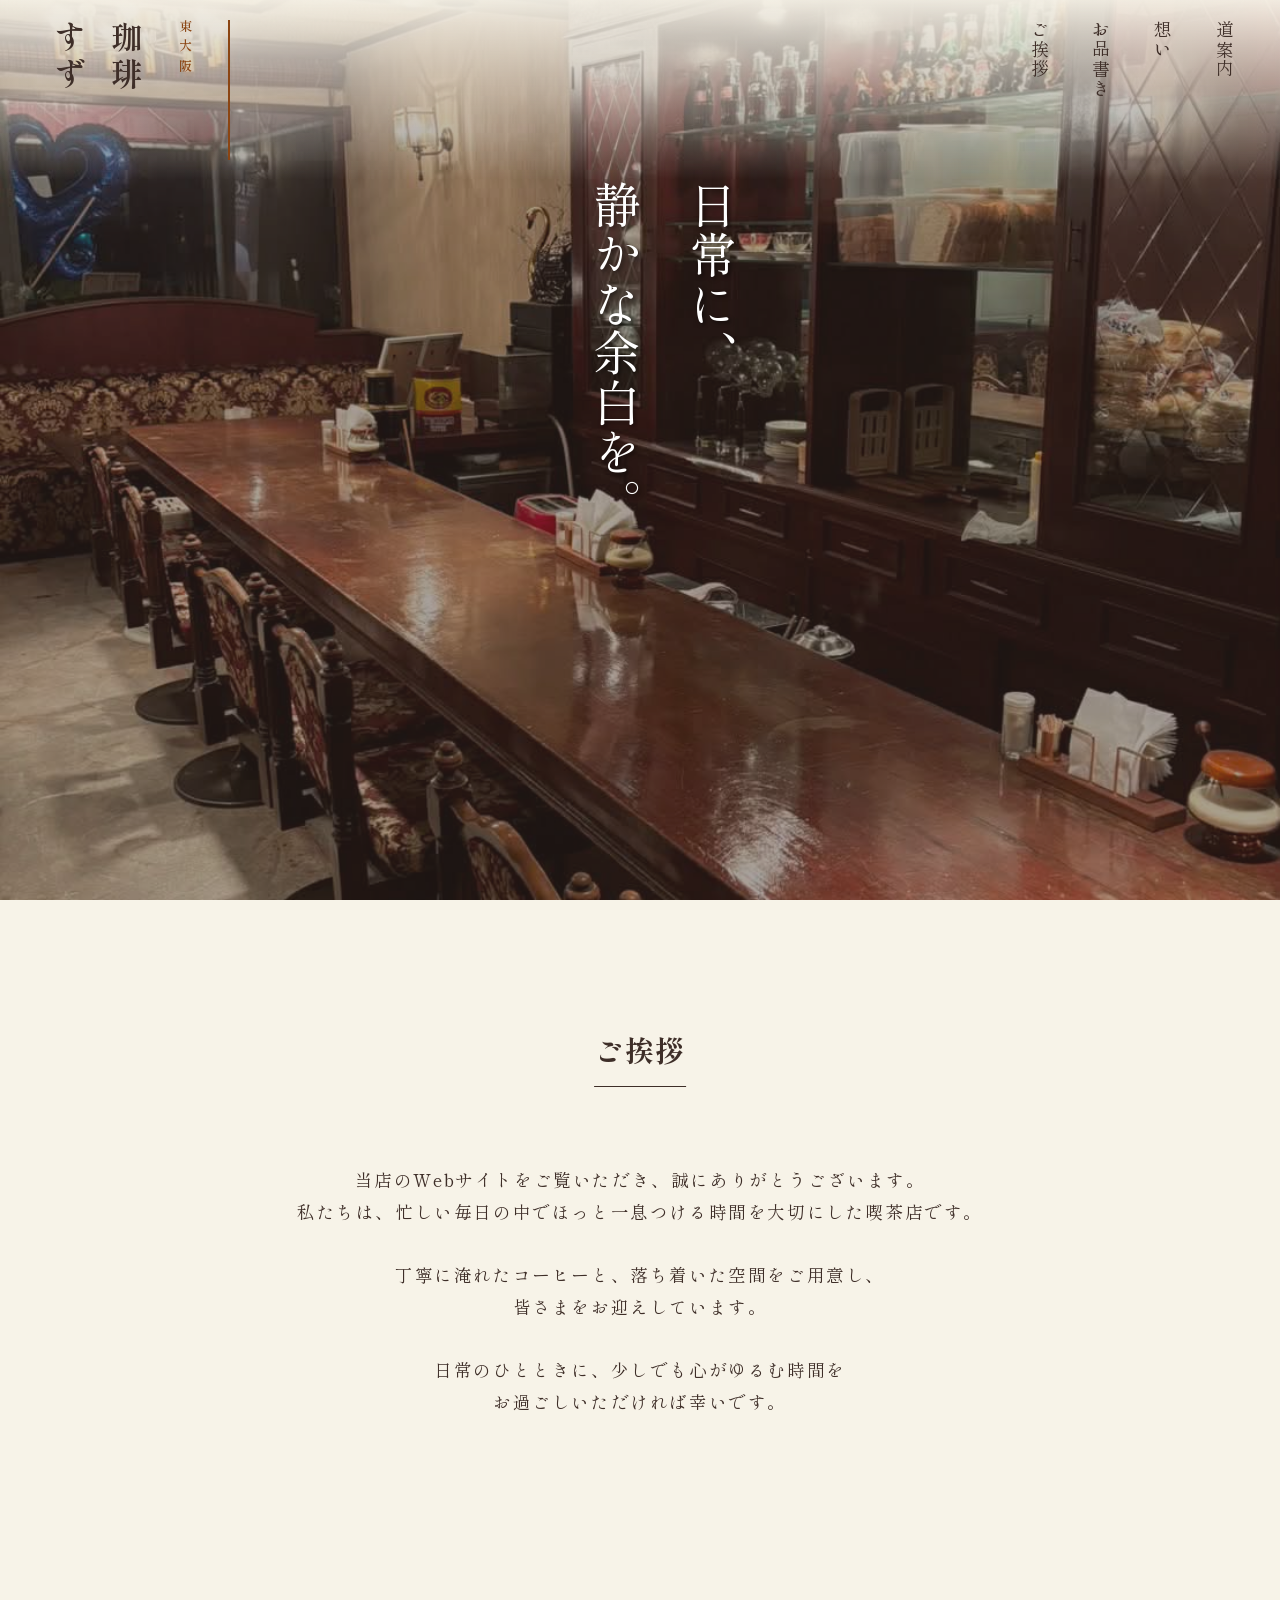
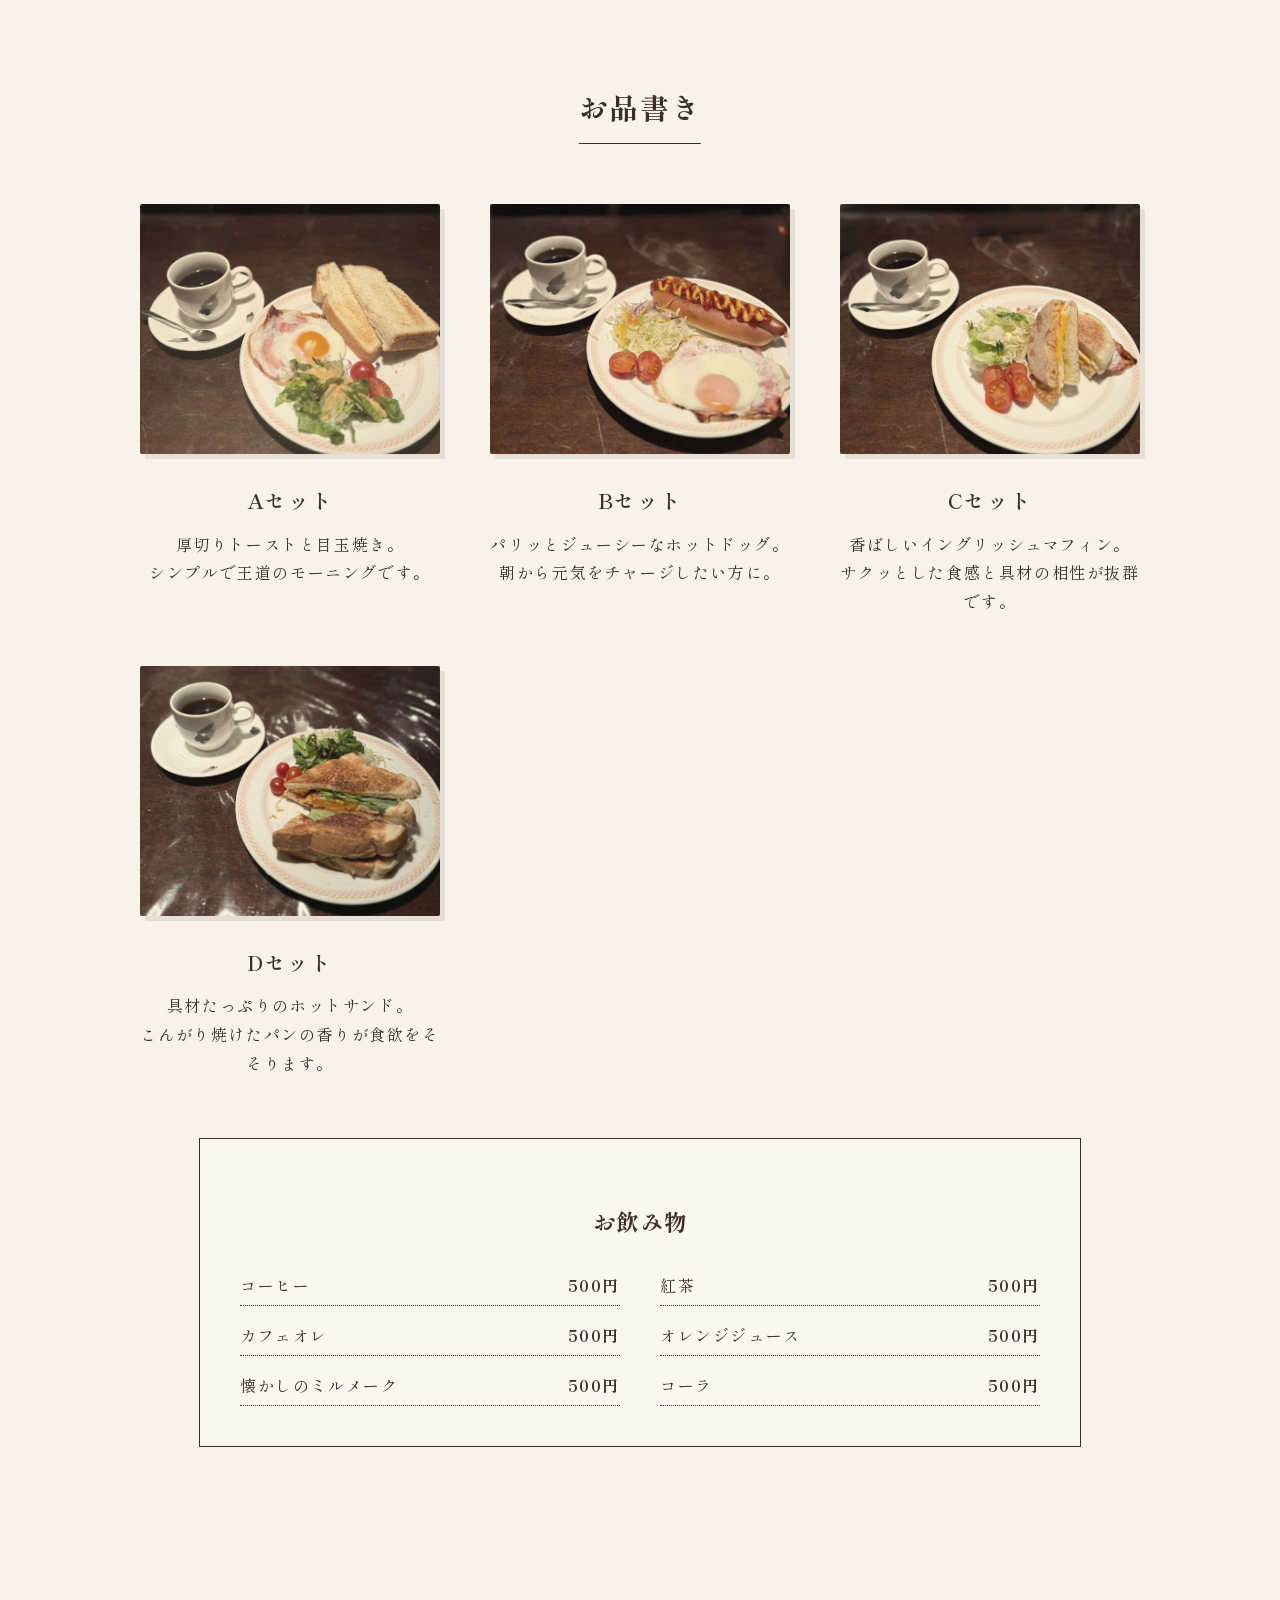
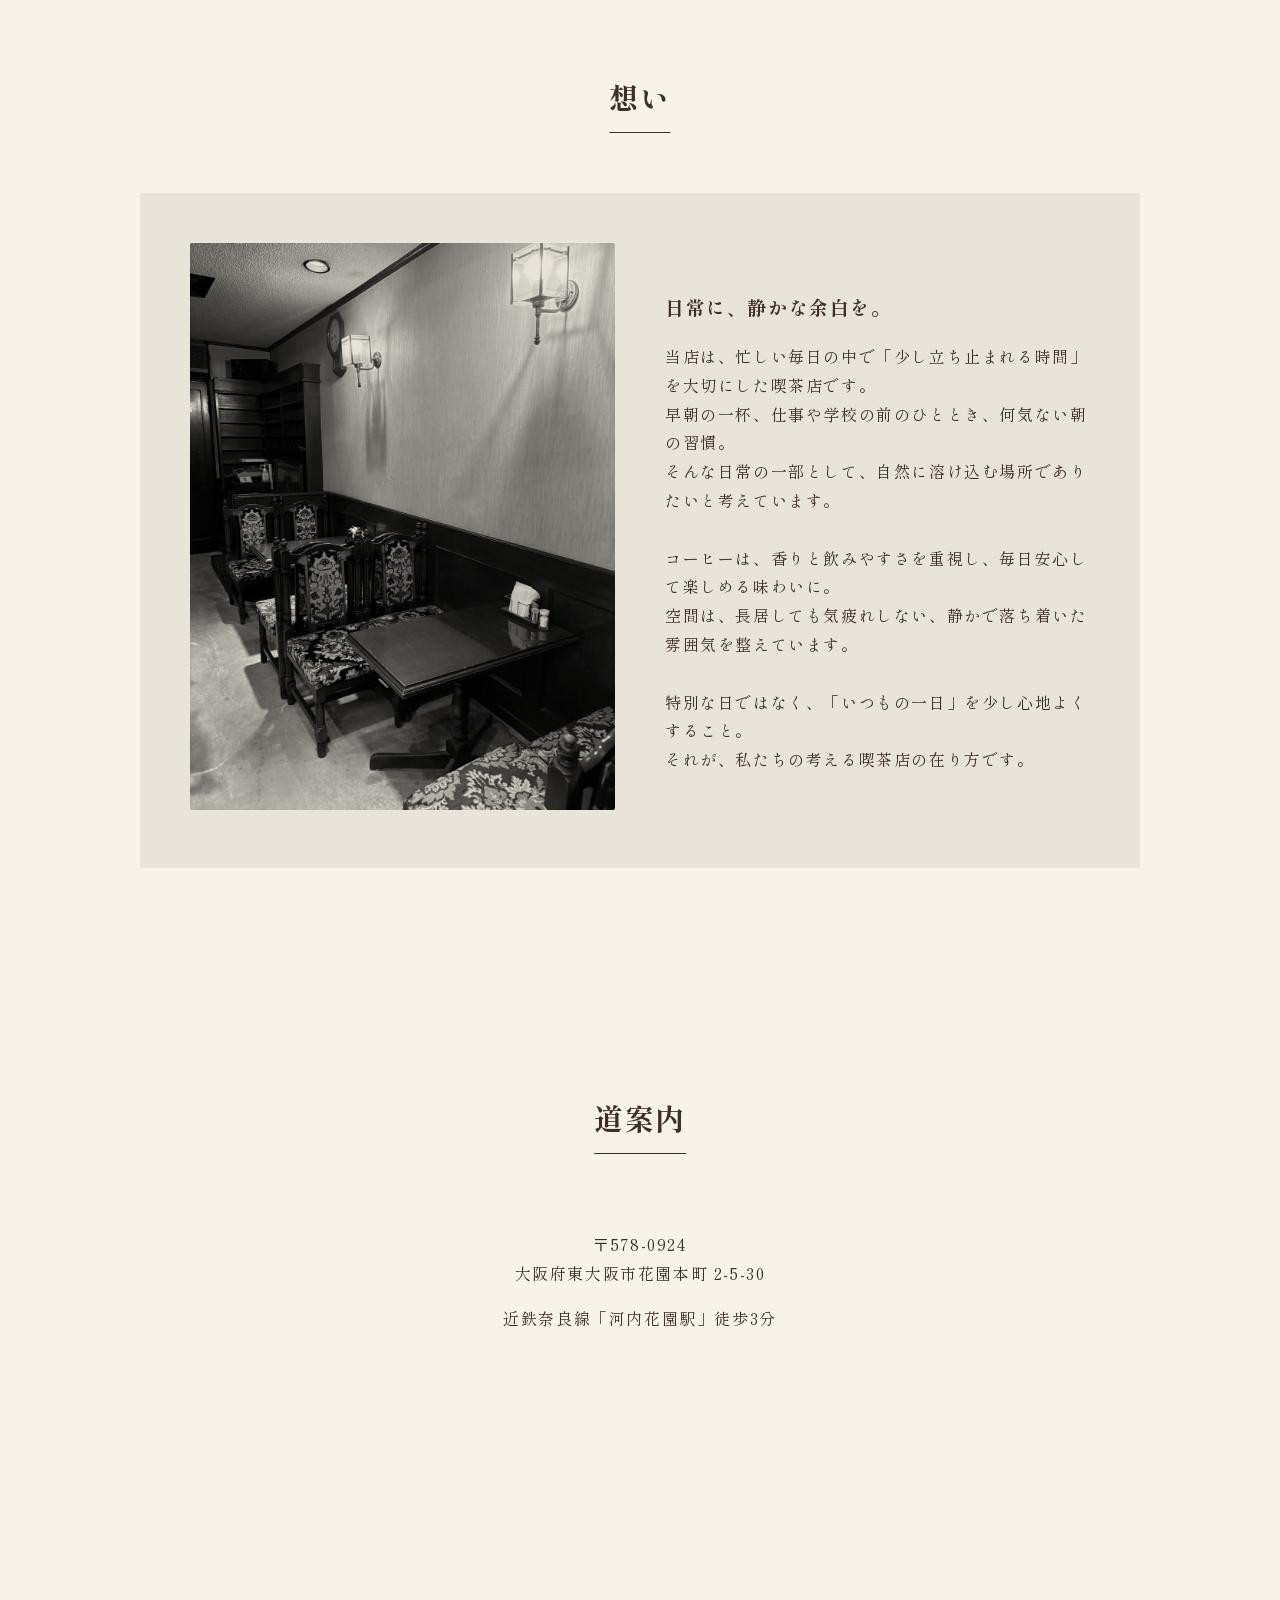
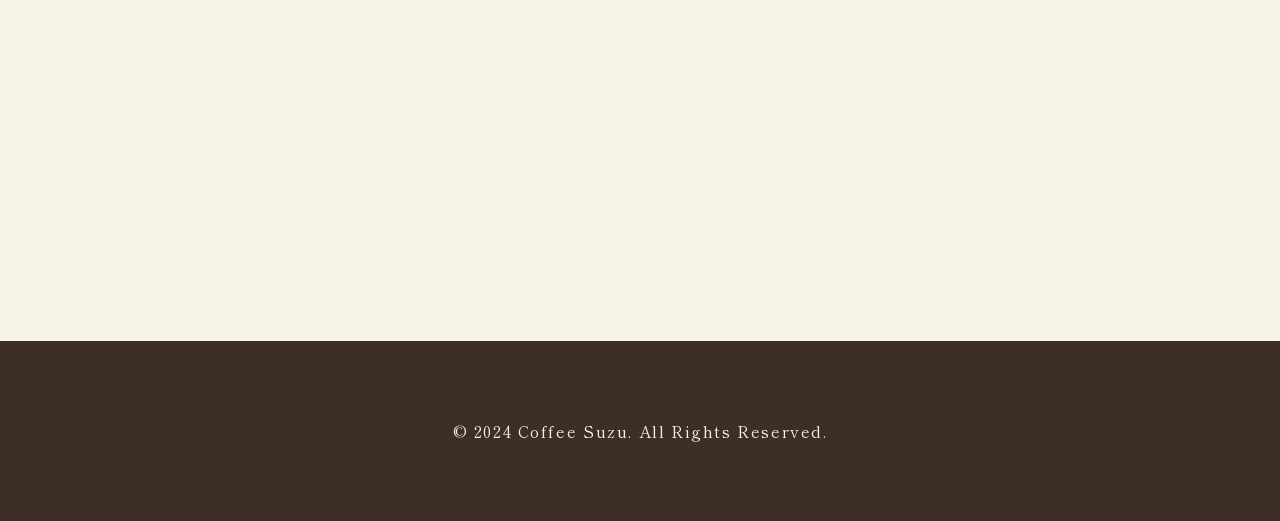
<file: index.html>
﻿<!DOCTYPE html>
<html lang="ja">
<head>
  <meta charset="UTF-8">
  <meta name="viewport" content="width=device-width, initial-scale=1.0">
  <title>珈琲 すず | 東大阪</title>

  <link rel="stylesheet" href="style.css">

  <link rel="preconnect" href="https://fonts.googleapis.com">
  <link rel="preconnect" href="https://fonts.gstatic.com" crossorigin>
  <link href="https://fonts.googleapis.com/css2?family=Shippori+Mincho:wght@400;600&display=swap" rel="stylesheet">
</head>
<body>

<header>
  <div class="logo">
    <span>東大阪</span><br>
    珈琲<br>すず
  </div>
  <nav>
    <ul>
      <li><a href="#greeting">ご挨拶</a></li>
      <li><a href="#menu">お品書き</a></li>
      <li><a href="#concept">想い</a></li>
      <li><a href="#access">道案内</a></li>
    </ul>
  </nav>
</header>

<div class="hero">
  <div class="hero-copy fade-in">
    日常に、<br>
    静かな余白を。
  </div>
</div>

<main>
  <section id="greeting" class="fade-in">
    <h2>ご挨拶</h2>
    <div class="concept-text">
      <p>
        当店のWebサイトをご覧いただき、誠にありがとうございます。<br>
        私たちは、忙しい毎日の中でほっと一息つける時間を大切にした喫茶店です。<br><br>
        丁寧に淹れたコーヒーと、落ち着いた空間をご用意し、<br>
        皆さまをお迎えしています。<br><br>
        日常のひとときに、少しでも心がゆるむ時間を<br>
        お過ごしいただければ幸いです。
      </p>
    </div>
  </section>

  <section id="menu" class="fade-in">
    <h2>お品書き</h2>
    <div class="menu-grid">
      <div class="menu-item">
        <img src="images/Aセット.jpg" alt="Aセット">
        <div class="menu-title">Aセット</div>
        <div class="menu-desc">厚切りトーストと目玉焼き。<br>シンプルで王道のモーニングです。</div>
      </div>
      <div class="menu-item">
        <img src="images/Bセット.jpg" alt="Bセット">
        <div class="menu-title">Bセット</div>
        <div class="menu-desc">パリッとジューシーなホットドッグ。<br>朝から元気をチャージしたい方に。</div>
      </div>
      <div class="menu-item">
        <img src="images/Cセット.jpg" alt="Cセット">
        <div class="menu-title">Cセット</div>
        <div class="menu-desc">香ばしいイングリッシュマフィン。<br>サクッとした食感と具材の相性が抜群です。</div>
      </div>
      <div class="menu-item">
        <img src="images/Dセット.jpg" alt="Dセット">
        <div class="menu-title">Dセット</div>
        <div class="menu-desc">具材たっぷりのホットサンド。<br>こんがり焼けたパンの香りが食欲をそそります。</div>
      </div>
    </div>

    <div class="drink-menu-box">
      <h3>お飲み物</h3>
      <ul class="drink-list">
        <li>
          <span class="name">コーヒー</span>
          <span class="price">500円</span>
        </li>
        <li>
          <span class="name">紅茶</span>
          <span class="price">500円</span>
        </li>
        <li>
          <span class="name">カフェオレ</span>
          <span class="price">500円</span>
        </li>
        <li>
          <span class="name">オレンジジュース</span>
          <span class="price">500円</span>
        </li>
        <li>
          <span class="name">懐かしのミルメーク</span>
          <span class="price">500円</span>
        </li>
        <li>
          <span class="name">コーラ</span>
          <span class="price">500円</span>
        </li>
      </ul>
    </div>
  </section>

  <section id="concept" class="fade-in">
    <h2>想い</h2>
    <div class="project-area">
      <div class="project-img">
        <img src="images/S__10551303.jpg" alt="静かな喫茶店">
      </div>
      <div class="project-content">
        <h3>日常に、静かな余白を。</h3>
        <p>
          当店は、忙しい毎日の中で「少し立ち止まれる時間」を大切にした喫茶店です。<br>
          早朝の一杯、仕事や学校の前のひととき、何気ない朝の習慣。<br>
          そんな日常の一部として、自然に溶け込む場所でありたいと考えています。<br><br>
          コーヒーは、香りと飲みやすさを重視し、毎日安心して楽しめる味わいに。<br>
          空間は、長居しても気疲れしない、静かで落ち着いた雰囲気を整えています。<br><br>
          特別な日ではなく、「いつもの一日」を少し心地よくすること。<br>
          それが、私たちの考える喫茶店の在り方です。
        </p>
      </div>
    </div>
  </section>

  <section id="access" class="fade-in">
    <h2>道案内</h2>
    <div style="text-align: center;">
      <p>〒578-0924<br>大阪府東大阪市花園本町 2-5-30</p>
      <p>近鉄奈良線「河内花園駅」徒歩3分</p>

      <div style="margin-top: 20px;">
        <iframe
                width="100%"
                height="400"
                frameborder="0"
                style="border:0; filter: sepia(30%);"
                src="https://maps.google.com/maps?q=%E5%A4%A7%E9%98%AA%E5%BA%9C%E6%9D%B1%E5%A4%A7%E9%98%AA%E5%B8%82%E8%8A%B1%E5%9C%92%E6%9C%AC%E7%94%BA2-5-30&t=&z=15&ie=UTF8&iwloc=&output=embed"
                allowfullscreen>
        </iframe>
      </div>

    </div>
  </section>
</main>

<footer>
  <p>© 2024 Coffee Suzu. All Rights Reserved.</p>
</footer>

<script src="script.js" defer></script>
</body>
</html>
</file>
<file: style.css>
﻿@charset "UTF-8";

/* --- 変数定義 --- */
:root {
    --bg-color: #F7F3E8; /* 生成り色 */
    --text-color: #3E2E28; /* コーヒーブラウン */
    --accent-color: #8B4513; /* 琥珀色 */
    --font-main: "Shippori Mincho", "Yu Mincho", serif; /* レトロな明朝体 */
}

/* --- 基本設定 --- */
body {
    margin: 0;
    padding: 0;
    background-color: var(--bg-color);
    color: var(--text-color);
    font-family: var(--font-main);
    line-height: 1.8;
    letter-spacing: 0.1em;
}

a {
    text-decoration: none;
    color: var(--text-color);
    transition: 0.3s;
}

a:hover {
    opacity: 0.7;
    color: var(--accent-color);
}

/* --- ヘッダー --- */
header {
    position: fixed;
    top: 0;
    left: 0;
    width: 100%;
    padding: 20px 40px;
    box-sizing: border-box;
    display: flex;
    justify-content: space-between;
    align-items: flex-start;
    z-index: 100;
    background: linear-gradient(to bottom, rgba(247,243,232,0.95), rgba(247,243,232,0));
}

.logo {
    font-size: 2rem;
    writing-mode: vertical-rl;
    font-weight: 600;
    border-right: 2px solid var(--accent-color);
    padding-right: 15px;
    height: 140px;
    letter-spacing: 0.2em;
}

.logo span {
    font-size: 0.8rem;
    margin-right: 10px;
    color: var(--accent-color);
}

nav ul {
    list-style: none;
    display: flex;
    gap: 30px;
    margin: 0;
    padding: 0;
}

nav li {
    writing-mode: vertical-rl;
    font-size: 1.1rem;
    height: 100px;
}

/* --- メインビジュアル --- */
.hero {
    height: 100vh;
    /* ★ここにカウンターの大きな写真を設定しました (../ を忘れずに) */
    background-image: url('S__10551301.jpg');
    background-size: cover;
    background-position: center;
    position: relative;
    display: flex;
    align-items: center;
    justify-content: center;
}

/* 画像を少し暗くするフィルター */
.hero::before {
    content: '';
    position: absolute;
    top: 0;
    left: 0;
    width: 100%;
    height: 100%;
    background-color: rgba(62, 46, 40, 0.45);
}

.hero-copy {
    position: relative;
    z-index: 10;
    color: #fff;
    writing-mode: vertical-rl;
    font-size: 3rem;
    height: 60vh;
    line-height: 2;
    text-shadow: 2px 2px 4px rgba(0,0,0,0.5);
    margin-right: -50px;
}

/* --- セクション共通 --- */
section {
    padding: 100px 20px;
    max-width: 1000px;
    margin: 0 auto;
}

h2 {
    text-align: center;
    font-size: 1.8rem;
    margin-bottom: 60px;
    border-bottom: 1px solid var(--text-color);
    display: inline-block;
    padding-bottom: 10px;
    position: relative;
    left: 50%;
    transform: translateX(-50%);
}

/* --- コンテンツ詳細 --- */
.concept-text {
    text-align: center;
    font-size: 1.1rem;
    margin-bottom: 40px;
}

.menu-grid {
    display: grid;
    grid-template-columns: repeat(auto-fit, minmax(280px, 1fr));
    gap: 50px;
}

.menu-item {
    text-align: center;
}

.menu-item img {
    width: 100%;
    height: 250px;
    object-fit: cover;
    border-radius: 2px;
    filter: sepia(30%) contrast(0.9);
    margin-bottom: 20px;
    box-shadow: 5px 5px 0px rgba(62, 46, 40, 0.1);
    transition: transform 0.3s;
}

.menu-item:hover img {
    transform: scale(1.02);
}

.menu-title {
    font-size: 1.3rem;
    font-weight: 600;
    margin-bottom: 10px;
}

.project-area {
    background-color: #E8E4D9;
    padding: 50px;
    border-radius: 2px;
    display: flex;
    align-items: center;
    gap: 50px;
}

.project-img {
    flex: 1;
}

.project-img img {
    width: 100%;
    border-radius: 2px;
    filter: grayscale(100%);
    mix-blend-mode: multiply;
}

.project-content {
    flex: 1;
}

.map-placeholder {
    background: #E0DDD5;
    width: 100%;
    height: 350px;
    display: flex;
    align-items: center;
    justify-content: center;
    margin-top: 30px;
    border: 1px solid #ccc;
}

/* --- フッター --- */
footer {
    background-color: var(--text-color);
    color: var(--bg-color);
    text-align: center;
    padding: 60px 20px;
    margin-top: 80px;
}

/* --- アニメーション用 --- */
.fade-in {
    opacity: 0;
    transform: translateY(30px);
    transition: opacity 1.5s ease, transform 1.5s ease;
}

.fade-in.visible {
    opacity: 1;
    transform: translateY(0);
}

/* --- スマホ対応 --- */
@media (max-width: 768px) {
    .hero-copy {
        font-size: 2rem;
        margin-right: 0;
    }
    .project-area {
        flex-direction: column;
    }
    header {
        padding: 15px 20px;
    }
    .logo {
        font-size: 1.5rem;
        height: 120px;
    }
}

/* --- ドリンクメニューリストのデザイン --- */
.drink-menu-box {
    margin-top: 60px;
    padding: 40px;
    border: 1px solid var(--text-color);
    background-color: rgba(255, 255, 255, 0.3);
    max-width: 800px;
    margin-left: auto;
    margin-right: auto;
}

.drink-menu-box h3 {
    text-align: center;
    font-size: 1.4rem;
    margin-bottom: 30px;
    font-family: var(--font-main);
}

.drink-list {
    list-style: none;
    padding: 0;
    margin: 0;
    display: grid;
    grid-template-columns: 1fr 1fr;
    gap: 15px 40px;
}

.drink-list li {
    display: flex;
    justify-content: space-between;
    align-items: baseline;
    border-bottom: 1px dotted var(--text-color);
    padding-bottom: 5px;
}

.drink-list .name {
    font-size: 1rem;
}

.drink-list .price {
    font-weight: bold;
}

@media (max-width: 600px) {
    .drink-list {
        grid-template-columns: 1fr;
    }
}
</file>
